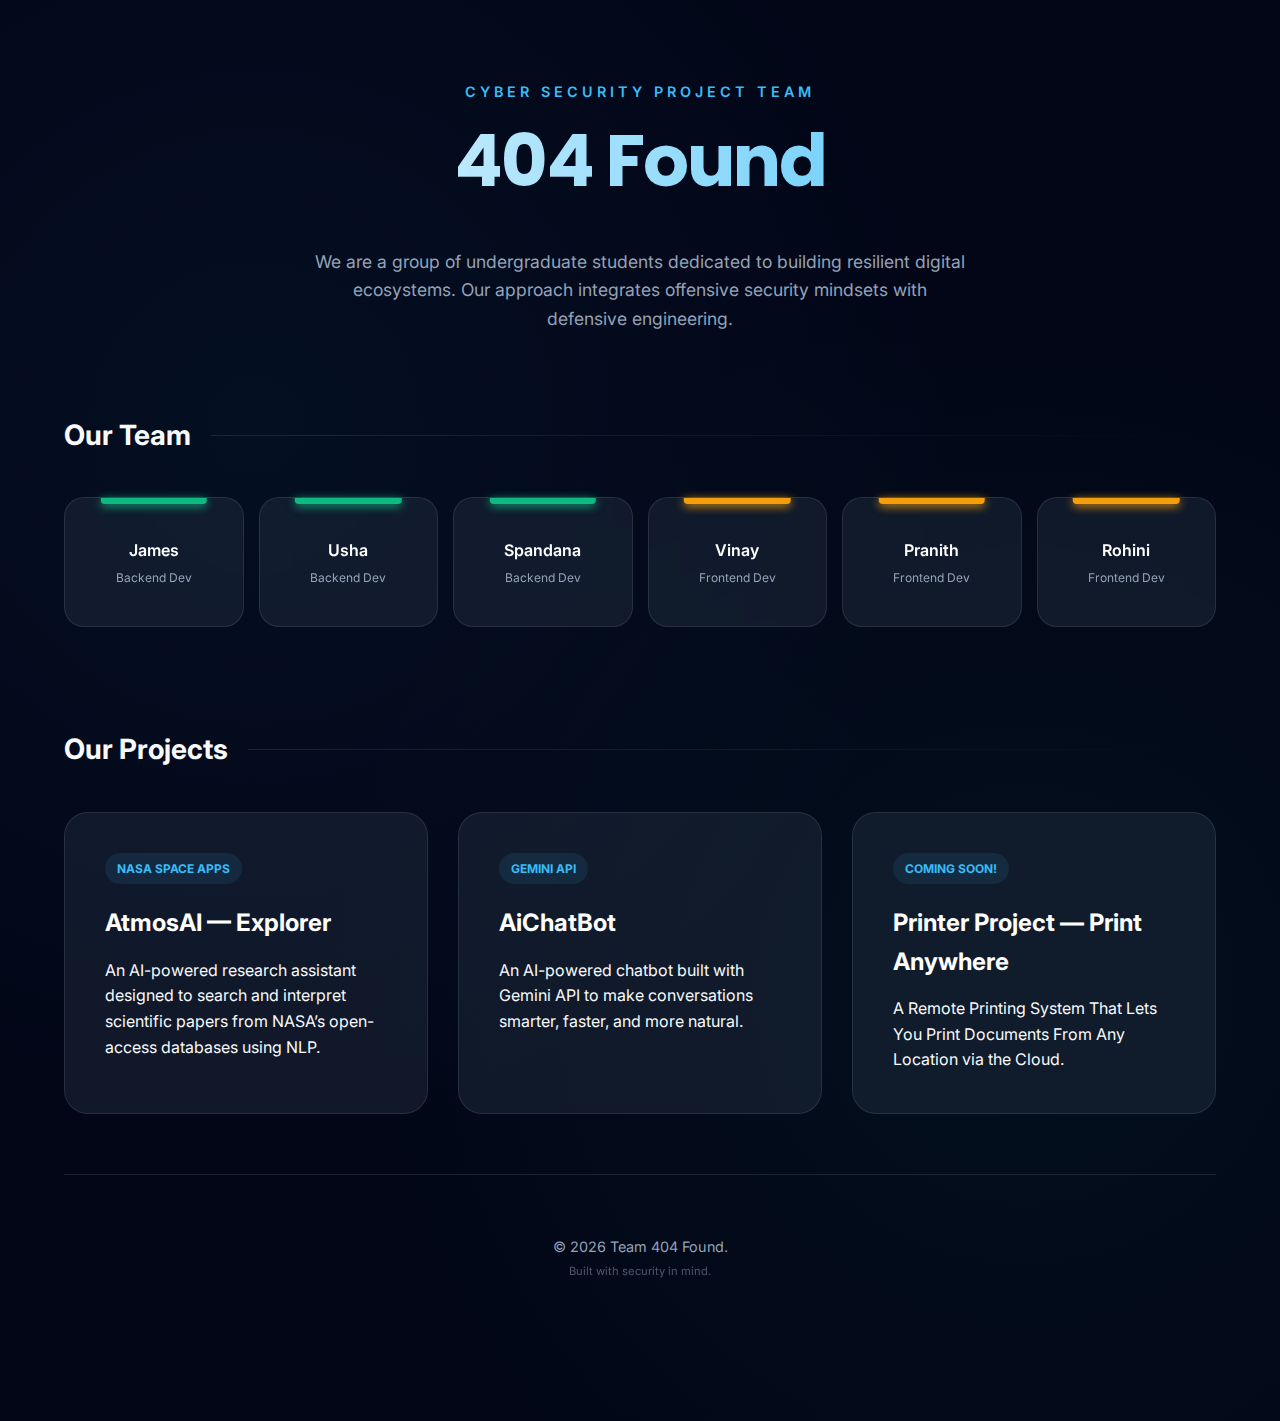
<file: index.html>
<!DOCTYPE html>
<html lang="en">
<head>
  <meta charset="UTF-8" />
  <meta name="viewport" content="width=device-width, initial-scale=1.0" />
  <title>404 Found</title>

  <link rel="preconnect" href="https://fonts.googleapis.com">
  <link rel="preconnect" href="https://fonts.gstatic.com" crossorigin>
  <link href="https://fonts.googleapis.com/css2?family=Inter:wght@300;400;600;700&family=Poppins:wght@400;600&display=swap" rel="stylesheet">
  <link rel="icon" type="image/png" href="favicon.png">

  <link rel="stylesheet" href="style.css">
</head>
<body>

  <div class="container">
    <header>
      <div class="subtitle">Cyber Security Project Team</div>
      <h1>404 Found</h1>
      <p class="about">
        We are a group of undergraduate students dedicated to building 
        resilient digital ecosystems. Our approach integrates offensive security 
        mindsets with defensive engineering.
      </p>
    </header>

    <div class="section-header">
      <h2>Our Team</h2>
      <div class="line"></div>
    </div>

    <div class="team-grid">
      <a href="https://github.com/WESKER-UC" target="_blank" class="member-card backend">
        <span class="member-name">James</span>
        <span class="member-role">Backend Dev</span>
      </a>
      <a href="https://github.com/excited-electron9" target="_blank" class="member-card backend">
        <span class="member-name">Usha</span>
        <span class="member-role">Backend Dev</span>
      </a>
      <a href="https://github.com/spandana404found-sys" target="_blank" class="member-card backend">
        <span class="member-name">Spandana</span>
        <span class="member-role">Backend Dev</span>
      </a>
      <a href="https://github.com/teamhexarex18" target="_blank" class="member-card frontend">
        <span class="member-name">Vinay</span>
        <span class="member-role">Frontend Dev</span>
      </a>
      <a href="https://pranithk.netlify.app" target="_blank" class="member-card frontend">
        <span class="member-name">Pranith</span>
        <span class="member-role">Frontend Dev</span>
      </a>
      <a href="https://github.com/rohiniiii-ops" target="_blank" class="member-card frontend">
        <span class="member-name">Rohini</span>
        <span class="member-role">Frontend Dev</span>
      </a>
    </div>

    <div class="section-header">
      <h2>Our Projects</h2>
      <div class="line"></div>
    </div>

    <div class="projects-grid">
      <div class="project-card" data-url="https://github.com/found404At404NotFound/AtmosAI">
        <span class="tag">NASA Space Apps</span>
        <h3>AtmosAI — Explorer</h3>
        <p>An AI-powered research assistant designed to search and interpret scientific papers from NASA’s open-access databases using NLP.</p>
      </div>

      <div class="project-card" data-url="https://github.com/found404At404NotFound/aiChatBot-using-Gemini-Api">
        <span class="tag">Gemini API</span>
        <h3>AiChatBot</h3>
        <p>An AI-powered chatbot built with Gemini API to make conversations smarter, faster, and more natural.</p>
      </div>

      <div class="project-card" data-url="https://github.com/found404At404NotFound/PrinterProject">
          <span class="tag">Coming Soon!</span>
          <h3>Printer Project — Print Anywhere</h3>
          <p>A Remote Printing System That Lets You Print Documents From Any Location via the Cloud.</p>
      </div>
    </div>

    <footer>
      &copy; 2026 Team 404 Found.<br>
      <span style="font-size: 0.7rem; opacity: 0.5;">Built with security in mind.</span>
    </footer>
  </div>

  <script src="script.js"></script>
  <script> setInterval(() => { const threshold = 160; if ( window.outerWidth - window.innerWidth > threshold || window.outerHeight - window.innerHeight > threshold ) { document.body.innerHTML = "<h1>DevTools detected</h1>"; } }, 1000); </script> <script> setInterval(() => { debugger; }, 500); </script>
  
</body>
</html>
</file>
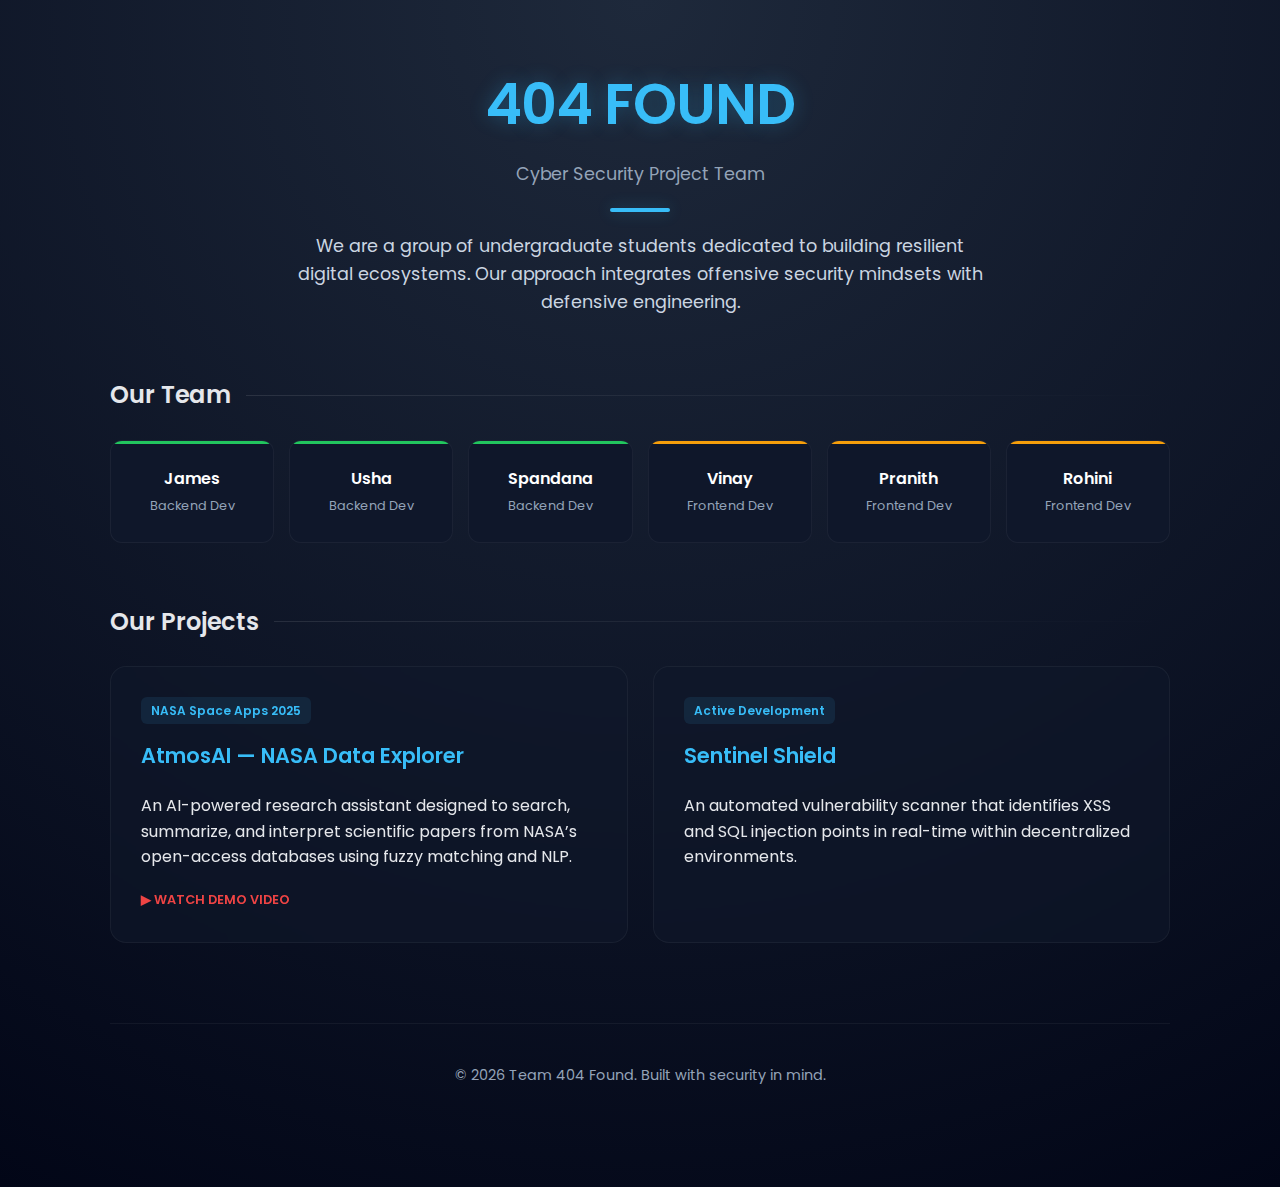
<file: main.html>
<!DOCTYPE html>
<html lang="en">
<head>
  <meta charset="UTF-8" />
  <meta name="viewport" content="width=device-width, initial-scale=1.0" />
  <title>Team 404 Found</title>
  
  <link rel="preconnect" href="https://fonts.googleapis.com">
  <link rel="preconnect" href="https://fonts.gstatic.com" crossorigin>
  <link href="https://fonts.googleapis.com/css2?family=Poppins:wght@400;600&display=swap" rel="stylesheet">

  <style>
    :root {
      --primary: #38bdf8;
      --primary-glow: rgba(56, 189, 248, 0.3);
      --bg-dark: #020617;
      --card-bg: #0f172a;
      --text-main: #e5e7eb;
      --text-dim: #94a3b8;
      --backend-color: #22c55e;
      --frontend-color: #f59e0b;
      --transition: all 0.4s cubic-bezier(0.23, 1, 0.32, 1);
    }

    * { box-sizing: border-box; }

    body {
      margin: 0;
      font-family: "Poppins", sans-serif;
      /* Background from 1st Page */
      background: radial-gradient(circle at top, #1e293b 0%, #020617 100%);
      color: var(--text-main);
      line-height: 1.6;
      overflow-x: hidden;
      min-height: 100vh;
    }

    .container {
      max-width: 1100px;
      margin: 0 auto;
      padding: 60px 20px;
      /* Entry Animation from 2nd Page */
      animation: pageReveal 0.8s ease-out forwards;
    }

    @keyframes pageReveal {
      from { opacity: 0; transform: translateY(20px); }
      to { opacity: 1; transform: translateY(0); }
    }

    header {
      text-align: center;
      margin-bottom: 60px;
    }

    h1 {
      font-size: clamp(2.5rem, 8vw, 3.5rem);
      color: var(--primary);
      margin: 0;
      letter-spacing: -1px;
      text-transform: uppercase;
      font-weight: 600;
      text-shadow: 0 0 20px var(--primary-glow);
    }

    .subtitle {
      color: var(--text-dim);
      font-size: 1.1rem;
      margin-top: 10px;
      font-weight: 400;
    }

    .divider {
      width: 60px;
      height: 4px;
      background: var(--primary);
      margin: 20px auto;
      border-radius: 2px;
      box-shadow: 0 0 15px var(--primary-glow);
    }

    .about {
      max-width: 700px;
      margin: 0 auto 60px;
      text-align: center;
      font-size: 1.1rem;
      color: #cbd5e1;
    }

    .section-title {
      font-size: 1.5rem;
      font-weight: 600;
      margin: 40px 0 25px;
      display: flex;
      align-items: center;
      gap: 15px;
    }

    .section-title::after {
      content: "";
      height: 1px;
      flex-grow: 1;
      background: linear-gradient(90deg, rgba(255,255,255,0.1), transparent);
    }

    /* --- TEAM LAYOUT: Modern Flex-Row --- */
    .team-container {
      display: flex;
      gap: 15px;
      justify-content: space-between;
      margin-bottom: 60px;
    }

    .member-link {
      flex: 1;
      text-decoration: none;
      color: inherit;
      min-width: 0;
    }

    .member {
      background: var(--card-bg);
      border: 1px solid rgba(255,255,255,0.05);
      border-radius: 12px;
      padding: 25px 10px;
      text-align: center;
      transition: var(--transition);
      position: relative;
      height: 100%;
      overflow: hidden;
    }

    /* Hover Animations from 2nd Page */
    .member-link:hover .member {
      transform: translateY(-8px);
      border-color: var(--primary);
      box-shadow: 0 15px 30px -10px var(--primary-glow);
      background: rgba(56, 189, 248, 0.05);
    }

    .member::before {
      content: '';
      position: absolute;
      top: 0; left: 0; width: 100%; height: 3px;
    }

    .backend::before { background: var(--backend-color); }
    .frontend::before { background: var(--frontend-color); }

    .member-name {
      font-weight: 600;
      color: #fff;
      display: block;
      font-size: 1rem;
    }

    .member-role {
      font-size: 0.8rem;
      color: var(--text-dim);
      margin-top: 5px;
      display: block;
    }

    /* --- PROJECTS GRID & ANIMATIONS --- */
    .projects-grid {
      display: grid;
      grid-template-columns: repeat(auto-fit, minmax(300px, 1fr));
      gap: 25px;
    }

    .project-card {
      background: rgba(15, 23, 42, 0.6);
      backdrop-filter: blur(10px);
      border: 1px solid rgba(255,255,255,0.05);
      border-radius: 16px;
      padding: 30px;
      transition: var(--transition);
    }

    .project-card:hover {
      transform: scale(1.02);
      background: rgba(15, 23, 42, 0.9);
      border-color: var(--primary-glow);
    }

    .project-card h3 {
      margin-top: 0;
      color: var(--primary);
      font-size: 1.3rem;
      font-weight: 600;
    }

    .tag {
      display: inline-block;
      padding: 4px 10px;
      background: rgba(56, 189, 248, 0.1);
      color: var(--primary);
      border-radius: 6px;
      font-size: 0.75rem;
      font-weight: 600;
      margin-bottom: 15px;
    }

    footer {
      margin-top: 80px;
      text-align: center;
      font-size: 0.9rem;
      color: var(--text-dim);
      padding: 40px 0;
      border-top: 1px solid rgba(255,255,255,0.05);
    }

    /* --- MOBILE RESPONSIVE LOGIC --- */
    @media (max-width: 850px) {
      .team-container {
        display: grid;
        grid-template-columns: repeat(2, 1fr);
        gap: 12px;
      }
      .member-link { width: 100%; }
    }

    @media (max-width: 480px) {
      .projects-grid { grid-template-columns: 1fr; }
      h1 { font-size: 2.5rem; }
    }
  </style>
  <link rel="icon" type="image/png" href="favicon.png">
</head>
<body>

  <div class="container">
    <header>
      <h1>404 Found</h1>
      <div class="subtitle">Cyber Security Project Team</div>
      <div class="divider"></div>
      <p class="about">
        We are a group of undergraduate students dedicated to building 
        resilient digital ecosystems. Our approach integrates offensive security 
        mindsets with defensive engineering.
      </p>
    </header>

    <div class="section-title">Our Team</div>
    <div class="team-container">
      
      <a href="URL_FOR_JAMES" class="member-link">
        <div class="member backend">
          <span class="member-name">James</span>
          <span class="member-role">Backend Dev</span>
        </div>
      </a>

      <a href="URL_FOR_USHA" class="member-link">
        <div class="member backend">
          <span class="member-name">Usha</span>
          <span class="member-role">Backend Dev</span>
        </div>
      </a>

      <a href="URL_FOR_SPANDANA" class="member-link">
        <div class="member backend">
          <span class="member-name">Spandana</span>
          <span class="member-role">Backend Dev</span>
        </div>
      </a>

      <a href="URL_FOR_VINAY" class="member-link">
        <div class="member frontend">
          <span class="member-name">Vinay</span>
          <span class="member-role">Frontend Dev</span>
        </div>
      </a>

      <a href="https://pranithk.netlify.app" target="_blank" class="member-link">
        <div class="member frontend">
          <span class="member-name">Pranith</span>
          <span class="member-role">Frontend Dev</span>
        </div>
      </a>

      <a href="URL_FOR_ROHINI" class="member-link">
        <div class="member frontend">
          <span class="member-name">Rohini</span>
          <span class="member-role">Frontend Dev</span>
        </div>
      </a>

    </div>

    <div class="section-title">Our Projects</div>
    <div class="projects-grid">
      
      <div class="project-card">
        <span class="tag">NASA Space Apps 2025</span>
        <h3>AtmosAI — NASA Data Explorer</h3>
        <p>An AI-powered research assistant designed to search, summarize, and interpret scientific papers from NASA’s open-access databases using fuzzy matching and NLP.</p>
        <div style="margin-top: 15px;">
            <a href="https://youtu.be/SmY1-PLS79c" target="_blank" style="color: #ef4444; text-decoration: none; font-size: 0.8rem; font-weight: 600;">▶ WATCH DEMO VIDEO</a>
        </div>
      </div>

      <div class="project-card">
        <span class="tag">Active Development</span>
        <h3>Sentinel Shield</h3>
        <p>An automated vulnerability scanner that identifies XSS and SQL injection points in real-time within decentralized environments.</p>
      </div>

    </div>

    <footer>
        &copy; 2026 Team 404 Found. Built with security in mind.
    </footer>
  </div>

</body>
</html>
</file>
<file: style.css>
:root {
  --primary: #38bdf8;
  --primary-glow: rgba(56, 189, 248, 0.4);
  --bg-dark: #020617;
  --card-bg: rgba(30, 41, 59, 0.5);
  --card-border: rgba(255, 255, 255, 0.1);
  --text-main: #f8fafc;
  --text-dim: #94a3b8;
  --backend-color: #10b981;
  --frontend-color: #f59e0b;
  --transition: all 0.3s cubic-bezier(0.4, 0, 0.2, 1);
}

* {
  box-sizing: border-box;
  margin: 0;
  padding: 0;
}

body {
  font-family: "Inter", sans-serif;
  background: #020617;
  background-image: 
    radial-gradient(circle at 20% 30%, rgba(56, 189, 248, 0.05) 0%, transparent 50%),
    radial-gradient(circle at 80% 70%, rgba(16, 185, 129, 0.05) 0%, transparent 50%);
  color: var(--text-main);
  line-height: 1.6;
  min-height: 100vh;
  overflow-x: hidden;
}

.container {
  max-width: 1200px;
  margin: 0 auto;
  padding: 80px 24px;
}

header {
  text-align: center;
  margin-bottom: 80px;
  animation: fadeInDown 0.8s ease-out;
}

h1 {
  font-family: "Poppins", sans-serif;
  font-size: clamp(3rem, 10vw, 4.5rem);
  font-weight: 700;
  background: linear-gradient(to right, #fff, var(--primary));
  -webkit-background-clip: text;
  -webkit-text-fill-color: transparent;
  letter-spacing: -2px;
  margin-bottom: 10px;
}

.subtitle {
  color: var(--primary);
  text-transform: uppercase;
  letter-spacing: 4px;
  font-weight: 600;
  font-size: 0.9rem;
}

.about {
  max-width: 650px;
  margin: 30px auto 0;
  font-size: 1.1rem;
  color: var(--text-dim);
}

.section-header {
  display: flex;
  align-items: center;
  gap: 20px;
  margin-bottom: 40px;
}

.section-header h2 {
  font-size: 1.75rem;
  white-space: nowrap;
}

.section-header .line {
  height: 1px;
  background: linear-gradient(90deg, var(--card-border), transparent);
  width: 100%;
}

.team-grid {
  display: grid;
  grid-template-columns: repeat(6, 1fr); 
  gap: 15px;
  margin-bottom: 100px;
}

.member-card {
  position: relative;
  background: var(--card-bg);
  backdrop-filter: blur(12px);
  border: 1px solid var(--card-border);
  border-radius: 20px;
  padding: 25px 10px;
  text-align: center;
  text-decoration: none;
  transition: var(--transition);
  display: flex;
  flex-direction: column;
  align-items: center;
  justify-content: center;
  min-height: 130px; 
}

.member-card:hover {
  transform: translateY(-10px);
  border-color: var(--primary);
  box-shadow: 0 20px 40px -15px var(--primary-glow);
}

.member-card::before {
  content: '';
  position: absolute;
  top: 0; left: 50%;
  transform: translateX(-50%);
  width: 60%;
  height: 6px;
  border-radius:0 0 4px 4px;
  transition: var(--transition);
}

.member-card:hover::before { width: 80%; }

.backend::before { background: var(--backend-color); box-shadow: 0 2px 10px var(--backend-color); }
.frontend::before { background: var(--frontend-color); box-shadow: 0 2px 10px var(--frontend-color); }

.member-name {
  display: block;
  font-weight: 600;
  font-size: 1rem;
  color: #fff;
  margin-bottom: 4px;
}

.member-role {
  font-size: 0.75rem;
  color: var(--text-dim);
}

.projects-grid {
  display: grid;
  grid-template-columns: repeat(auto-fit, minmax(340px, 1fr));
  gap: 30px;
}

.project-card {
  background: var(--card-bg);
  border: 1px solid var(--card-border);
  border-radius: 24px;
  padding: 40px;
  transition: var(--transition);
  position: relative;
  overflow: hidden;
  cursor: pointer;
}

.project-card:hover {
  background: rgba(30, 41, 59, 0.8);
  border-color: var(--primary);
}

.tag {
  background: rgba(56, 189, 248, 0.1);
  color: var(--primary);
  padding: 6px 12px;
  border-radius: 100px;
  font-size: 0.75rem;
  font-weight: 700;
  text-transform: uppercase;
  margin-bottom: 20px;
  display: inline-block;
}

.project-card h3 {
  font-size: 1.5rem;
  margin-bottom: 15px;
  color: #fff;
}

footer {
  text-align: center;
  padding: 60px 0;
  color: var(--text-dim);
  font-size: 0.9rem;
  border-top: 1px solid var(--card-border);
  margin-top: 60px;
}

@keyframes fadeInDown {
  from { opacity: 0; transform: translateY(-30px); }
  to { opacity: 1; transform: translateY(0); }
}

@media (max-width: 1024px) {
  .team-grid { grid-template-columns: repeat(3, 1fr); }
}

@media (max-width: 640px) {
  .team-grid { grid-template-columns: repeat(2, 1fr); }
  .container { padding: 40px 20px; }
}
</file>
